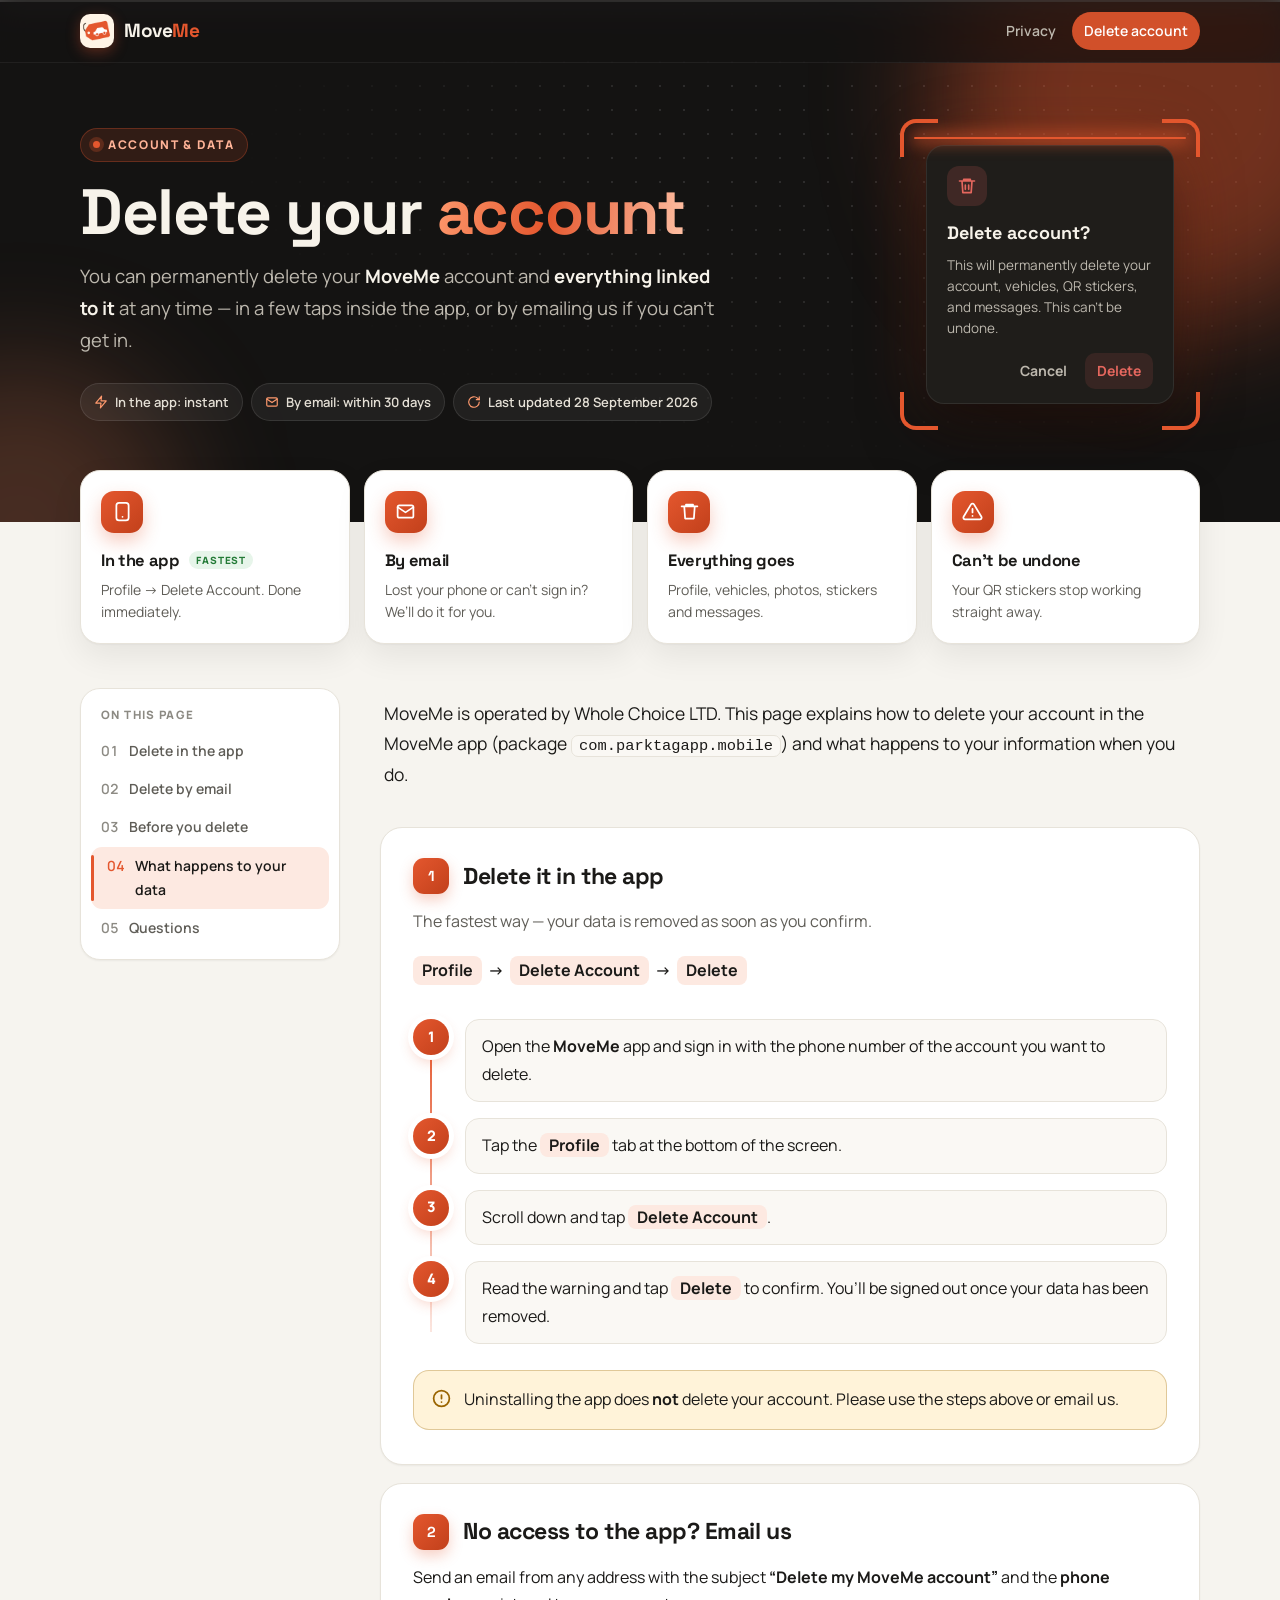
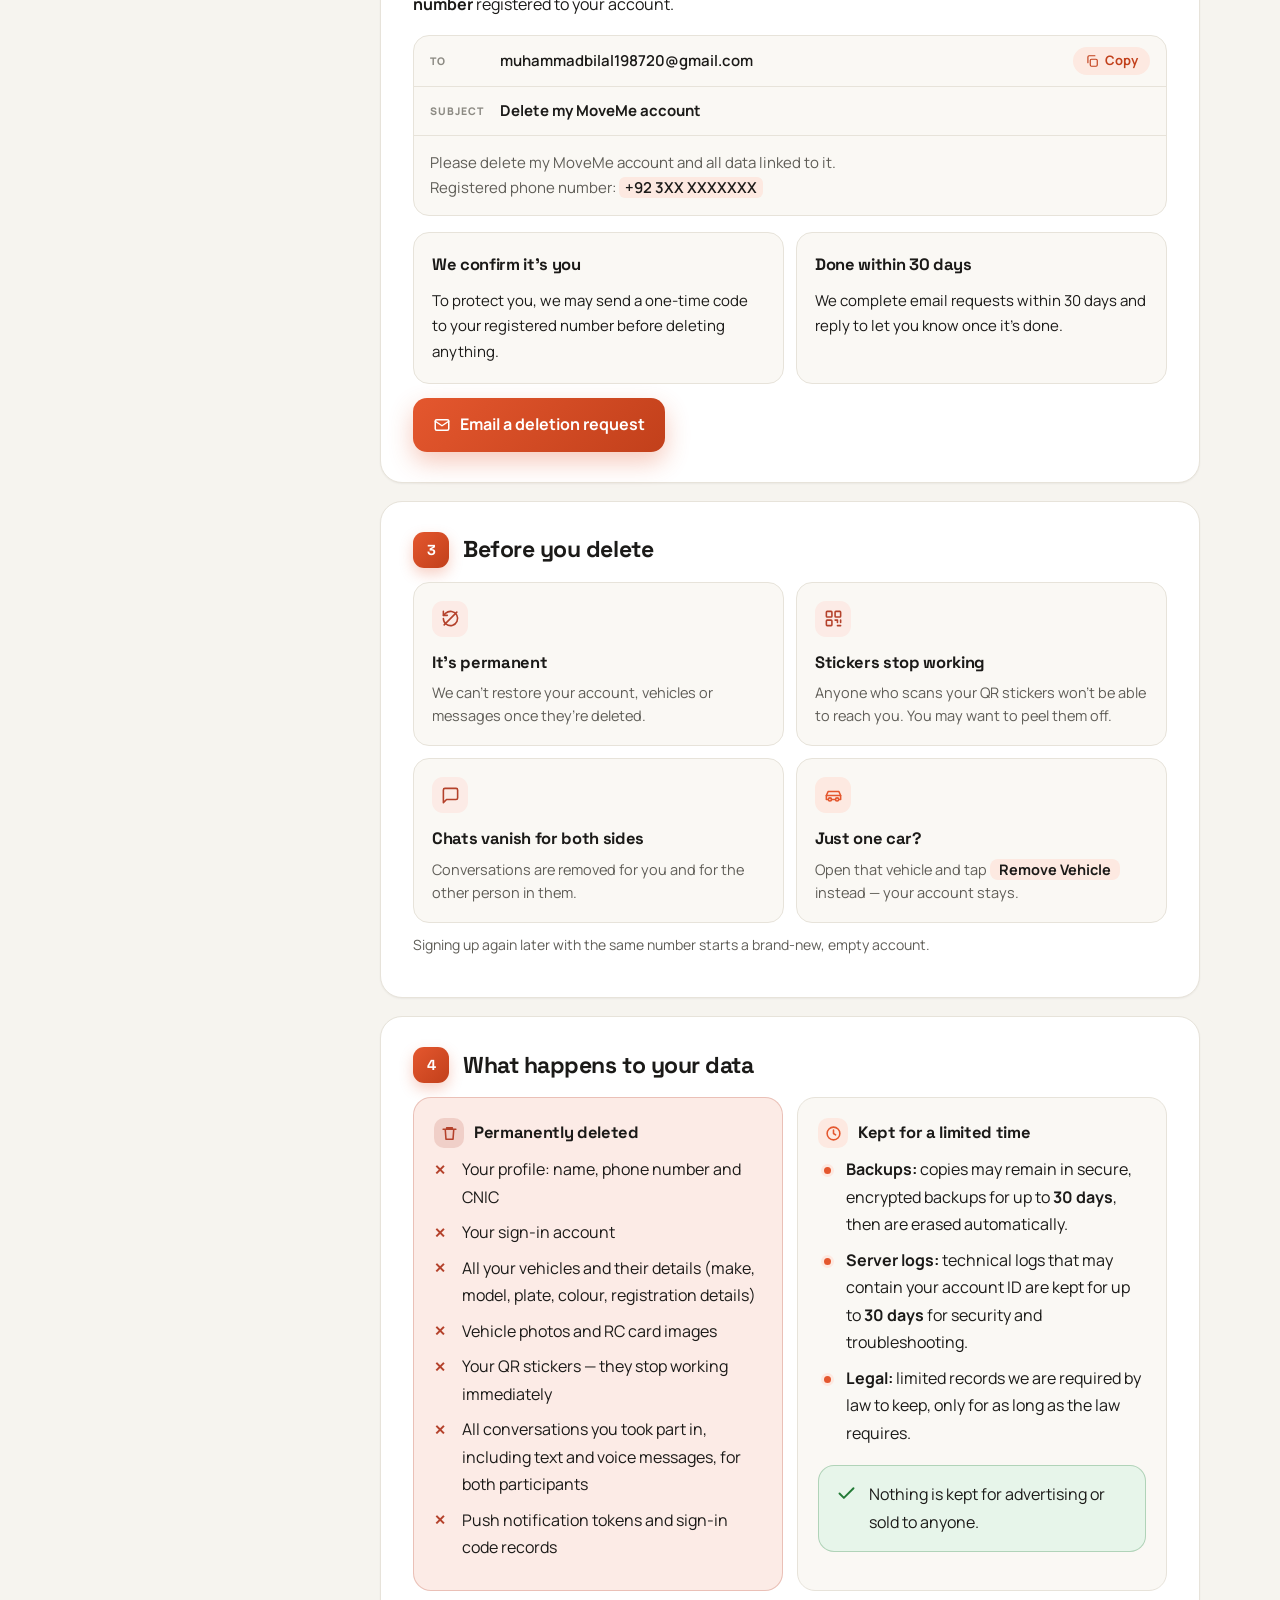
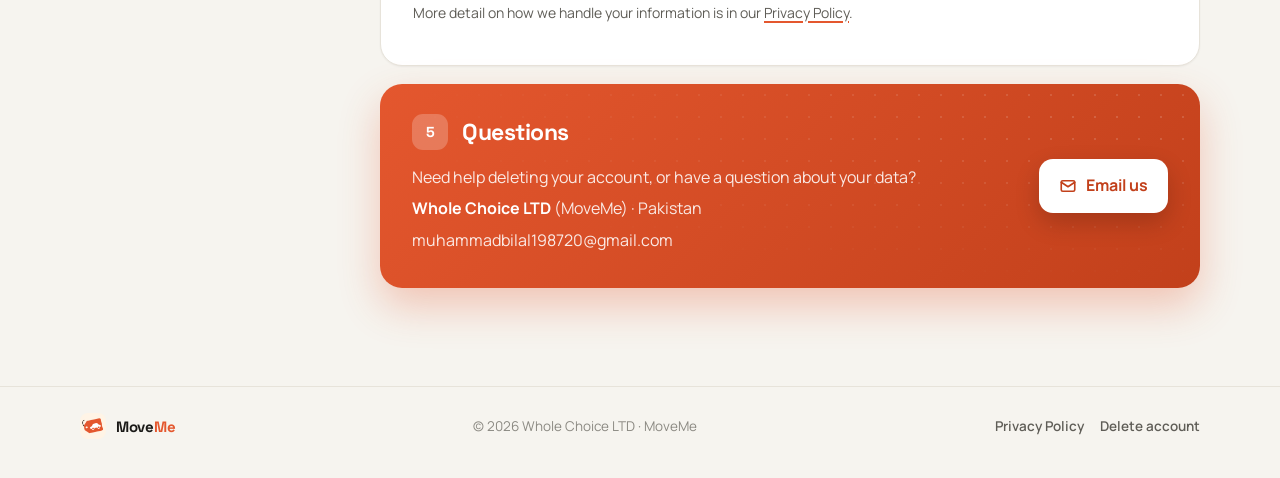
<file: web/delete-account.html>
<!DOCTYPE html>
<html lang="en">
<head>
  <meta charset="utf-8">
  <meta name="viewport" content="width=device-width, initial-scale=1">
  <title>Delete MoveMe Account</title>
  <meta name="description" content="How to delete your MoveMe account, in the app or by email, and exactly what data is deleted or kept.">
  <meta name="theme-color" content="#141312">
  <link rel="icon" href="favicon.png">
  <link rel="apple-touch-icon" href="icons/Icon-192.png">
  <link rel="preconnect" href="https://fonts.googleapis.com">
  <link rel="preconnect" href="https://fonts.gstatic.com" crossorigin>
  <link href="https://fonts.googleapis.com/css2?family=Manrope:wght@400;500;600;700;800&family=Space+Grotesk:wght@500;600;700&display=swap" rel="stylesheet">
  <link rel="stylesheet" href="legal.css">
</head>
<body>

<div class="progress" aria-hidden="true"></div>

<header class="topbar">
  <div class="topbar-inner">
    <a class="brand" href="#top">
      <img src="icons/Icon-192.png" alt="" width="34" height="34">
      <span class="brand-name">Move<b>Me</b></span>
    </a>
    <nav class="topnav" aria-label="Legal pages">
      <a href="privacy-policy.html">Privacy</a>
      <a href="delete-account.html" aria-current="page">Delete account</a>
    </nav>
  </div>
</header>

<section class="hero" id="top">
  <span class="orb one" aria-hidden="true"></span>
  <span class="orb two" aria-hidden="true"></span>
  <div class="hero-inner">
    <div>
      <span class="eyebrow rise">Account &amp; data</span>
      <h1 class="rise d1">Delete your <span class="grad">account</span></h1>
      <p class="lead rise d2">You can permanently delete your <strong>MoveMe</strong> account and <strong>everything linked to it</strong> at any time &mdash; in a few taps inside the app, or by emailing us if you can&rsquo;t get in.</p>
      <div class="meta rise d3">
        <span class="pill"><svg viewBox="0 0 24 24" fill="none" stroke="currentColor" stroke-width="2" stroke-linecap="round" stroke-linejoin="round"><path d="M13 2L3 14h9l-1 8 10-12h-9l1-8z"/></svg>In the app: instant</span>
        <span class="pill"><svg viewBox="0 0 24 24" fill="none" stroke="currentColor" stroke-width="2" stroke-linecap="round" stroke-linejoin="round"><rect x="3" y="5" width="18" height="14" rx="2"/><path d="M3 7l9 6 9-6"/></svg>By email: within 30 days</span>
        <span class="pill"><svg viewBox="0 0 24 24" fill="none" stroke="currentColor" stroke-width="2" stroke-linecap="round"><path d="M21 12a9 9 0 1 1-3-6.7L21 8"/><path d="M21 3v5h-5"/></svg>Last updated 28 September 2026</span>
      </div>
    </div>
    <div class="scan-mark dialog-mark rise d4" aria-hidden="true">
      <div class="dialog">
        <div class="dialog-icon"><svg viewBox="0 0 24 24" fill="none" stroke="currentColor" stroke-width="2" stroke-linecap="round" stroke-linejoin="round"><path d="M3 6h18M8 6V4h8v2M6 6l1 14h10l1-14M10 11v5M14 11v5"/></svg></div>
        <b>Delete account?</b>
        <p>This will permanently delete your account, vehicles, QR stickers, and messages. This can&rsquo;t be undone.</p>
        <div class="dialog-actions"><span>Cancel</span><span class="danger">Delete</span></div>
      </div>
      <span class="corner tl"></span><span class="corner tr"></span>
      <span class="corner bl"></span><span class="corner br"></span>
      <span class="beam"></span>
    </div>
  </div>
</section>

<div class="glance-wrap">
  <div class="glance">
    <a class="reveal" href="#in-app">
      <div class="icon"><svg viewBox="0 0 24 24" fill="none" stroke="currentColor" stroke-width="2" stroke-linecap="round" stroke-linejoin="round"><rect x="5" y="2" width="14" height="20" rx="3"/><path d="M12 18h.01"/></svg></div>
      <h3>In the app <span class="badge">Fastest</span></h3>
      <p>Profile &rarr; Delete Account. Done immediately.</p>
    </a>
    <a class="reveal" href="#email">
      <div class="icon"><svg viewBox="0 0 24 24" fill="none" stroke="currentColor" stroke-width="2" stroke-linecap="round" stroke-linejoin="round"><rect x="3" y="5" width="18" height="14" rx="2"/><path d="M3 7l9 6 9-6"/></svg></div>
      <h3>By email</h3>
      <p>Lost your phone or can&rsquo;t sign in? We&rsquo;ll do it for you.</p>
    </a>
    <a class="reveal" href="#data">
      <div class="icon"><svg viewBox="0 0 24 24" fill="none" stroke="currentColor" stroke-width="2" stroke-linecap="round" stroke-linejoin="round"><path d="M3 6h18M8 6V4h8v2M6 6l1 14h10l1-14"/></svg></div>
      <h3>Everything goes</h3>
      <p>Profile, vehicles, photos, stickers and messages.</p>
    </a>
    <a class="reveal" href="#before">
      <div class="icon"><svg viewBox="0 0 24 24" fill="none" stroke="currentColor" stroke-width="2" stroke-linecap="round" stroke-linejoin="round"><path d="M10.3 3.9L1.8 18a2 2 0 0 0 1.7 3h17a2 2 0 0 0 1.7-3L13.7 3.9a2 2 0 0 0-3.4 0z"/><path d="M12 9v4M12 17h.01"/></svg></div>
      <h3>Can&rsquo;t be undone</h3>
      <p>Your QR stickers stop working straight away.</p>
    </a>
  </div>
</div>

<div class="layout">
  <nav class="toc" aria-label="Contents">
    <p>On this page</p>
    <ol>
      <li><a href="#in-app">Delete in the app</a></li>
      <li><a href="#email">Delete by email</a></li>
      <li><a href="#before">Before you delete</a></li>
      <li><a href="#data">What happens to your data</a></li>
      <li><a href="#contact">Questions</a></li>
    </ol>
  </nav>

  <main class="content">
    <section class="intro reveal">
      <p>MoveMe is operated by Whole Choice LTD. This page explains how to delete your account in the MoveMe app (package <code>com.parktagapp.mobile</code>) and what happens to your information when you do.</p>
    </section>

    <section id="in-app" class="reveal">
      <h2><span class="num">1</span>Delete it in the app</h2>
      <p class="muted">The fastest way &mdash; your data is removed as soon as you confirm.</p>
      <p class="path"><span>Profile</span>&rarr;<span>Delete Account</span>&rarr;<span>Delete</span></p>
      <ol class="timeline">
        <li><div>Open the <strong>MoveMe</strong> app and sign in with the phone number of the account you want to delete.</div></li>
        <li><div>Tap the <span class="tag">Profile</span> tab at the bottom of the screen.</div></li>
        <li><div>Scroll down and tap <span class="tag">Delete Account</span>.</div></li>
        <li><div>Read the warning and tap <span class="tag">Delete</span> to confirm. You&rsquo;ll be signed out once your data has been removed.</div></li>
      </ol>
      <div class="callout amber">
        <svg viewBox="0 0 24 24" fill="none" stroke="currentColor" stroke-width="2" stroke-linecap="round" stroke-linejoin="round"><circle cx="12" cy="12" r="9"/><path d="M12 8v4M12 16h.01"/></svg>
        <p>Uninstalling the app does <strong>not</strong> delete your account. Please use the steps above or email us.</p>
      </div>
    </section>

    <section id="email" class="reveal">
      <h2><span class="num">2</span>No access to the app? Email us</h2>
      <p>Send an email from any address with the subject <strong>&ldquo;Delete my MoveMe account&rdquo;</strong> and the <strong>phone number</strong> registered to your account.</p>

      <div class="mail-mock">
        <div class="mail-row">
          <span class="label">To</span>
          <span class="mail-value">muhammadbilal198720@gmail.com</span>
          <button class="copy" type="button" data-copy="muhammadbilal198720@gmail.com" aria-label="Copy email address">
            <svg viewBox="0 0 24 24" fill="none" stroke="currentColor" stroke-width="2" stroke-linecap="round" stroke-linejoin="round"><rect x="9" y="9" width="12" height="12" rx="2"/><path d="M5 15V5a2 2 0 0 1 2-2h10"/></svg>
            <span>Copy</span>
          </button>
        </div>
        <div class="mail-row">
          <span class="label">Subject</span>
          <span class="mail-value"><b>Delete my MoveMe account</b></span>
        </div>
        <div class="mail-body">
          Please delete my MoveMe account and all data linked to it.<br>
          Registered phone number: <span class="blank">+92 3XX XXXXXXX</span>
        </div>
      </div>

      <div class="steps-grid">
        <div class="step-card">
          <h3>We confirm it&rsquo;s you</h3>
          <p>To protect you, we may send a one-time code to your registered number before deleting anything.</p>
        </div>
        <div class="step-card">
          <h3>Done within 30 days</h3>
          <p>We complete email requests within 30 days and reply to let you know once it&rsquo;s done.</p>
        </div>
      </div>

      <a class="btn" href="mailto:muhammadbilal198720@gmail.com?subject=Delete%20my%20MoveMe%20account&amp;body=Please%20delete%20my%20MoveMe%20account%20and%20all%20data%20linked%20to%20it.%0ARegistered%20phone%20number%3A%20">
        <svg viewBox="0 0 24 24" fill="none" stroke="currentColor" stroke-width="2" stroke-linecap="round" stroke-linejoin="round"><rect x="3" y="5" width="18" height="14" rx="2"/><path d="M3 7l9 6 9-6"/></svg>
        Email a deletion request
      </a>
    </section>

    <section id="before" class="reveal">
      <h2><span class="num">3</span>Before you delete</h2>
      <div class="consider">
        <div>
          <span class="icon warn"><svg viewBox="0 0 24 24" fill="none" stroke="currentColor" stroke-width="2" stroke-linecap="round" stroke-linejoin="round"><path d="M3 12a9 9 0 1 0 3-6.7L3 8"/><path d="M3 3v5h5"/><path d="M4 20L20 4"/></svg></span>
          <h3>It&rsquo;s permanent</h3>
          <p>We can&rsquo;t restore your account, vehicles or messages once they&rsquo;re deleted.</p>
        </div>
        <div>
          <span class="icon warn"><svg viewBox="0 0 24 24" fill="none" stroke="currentColor" stroke-width="2" stroke-linecap="round" stroke-linejoin="round"><rect x="3" y="3" width="7" height="7" rx="1"/><rect x="14" y="3" width="7" height="7" rx="1"/><rect x="3" y="14" width="7" height="7" rx="1"/><path d="M14 14h3v3M21 21h-4M21 14v3"/></svg></span>
          <h3>Stickers stop working</h3>
          <p>Anyone who scans your QR stickers won&rsquo;t be able to reach you. You may want to peel them off.</p>
        </div>
        <div>
          <span class="icon warn"><svg viewBox="0 0 24 24" fill="none" stroke="currentColor" stroke-width="2" stroke-linecap="round" stroke-linejoin="round"><path d="M21 15a2 2 0 0 1-2 2H7l-4 4V5a2 2 0 0 1 2-2h14a2 2 0 0 1 2 2z"/></svg></span>
          <h3>Chats vanish for both sides</h3>
          <p>Conversations are removed for you and for the other person in them.</p>
        </div>
        <div>
          <span class="icon"><svg viewBox="0 0 24 24" fill="none" stroke="currentColor" stroke-width="2" stroke-linecap="round" stroke-linejoin="round"><path d="M5 17H3v-5l2.2-5h13.6L21 12v5h-2"/><path d="M3 12h18"/><circle cx="7.5" cy="17" r="2"/><circle cx="16.5" cy="17" r="2"/><path d="M9.5 17h5"/></svg></span>
          <h3>Just one car?</h3>
          <p>Open that vehicle and tap <span class="tag">Remove Vehicle</span> instead &mdash; your account stays.</p>
        </div>
      </div>
      <p class="note">Signing up again later with the same number starts a brand-new, empty account.</p>
    </section>

    <section id="data" class="reveal">
      <h2><span class="num">4</span>What happens to your data</h2>
      <div class="data-grid">
        <div class="data-card del">
          <h3><span class="dot"><svg viewBox="0 0 24 24" fill="none" stroke="currentColor" stroke-width="2.2" stroke-linecap="round" stroke-linejoin="round"><path d="M3 6h18M8 6V4h8v2M6 6l1 14h10l1-14"/></svg></span>Permanently deleted</h3>
          <ul class="del">
            <li>Your profile: name, phone number and CNIC</li>
            <li>Your sign-in account</li>
            <li>All your vehicles and their details (make, model, plate, colour, registration details)</li>
            <li>Vehicle photos and RC card images</li>
            <li>Your QR stickers &mdash; they stop working immediately</li>
            <li>All conversations you took part in, including text and voice messages, for both participants</li>
            <li>Push notification tokens and sign-in code records</li>
          </ul>
        </div>
        <div class="data-card keep">
          <h3><span class="dot"><svg viewBox="0 0 24 24" fill="none" stroke="currentColor" stroke-width="2.2" stroke-linecap="round" stroke-linejoin="round"><circle cx="12" cy="12" r="9"/><path d="M12 7v5l3 2"/></svg></span>Kept for a limited time</h3>
          <ul class="keep">
            <li><strong>Backups:</strong> copies may remain in secure, encrypted backups for up to <strong>30 days</strong>, then are erased automatically.</li>
            <li><strong>Server logs:</strong> technical logs that may contain your account ID are kept for up to <strong>30 days</strong> for security and troubleshooting.</li>
            <li><strong>Legal:</strong> limited records we are required by law to keep, only for as long as the law requires.</li>
          </ul>
          <div class="callout">
            <svg viewBox="0 0 24 24" fill="none" stroke="currentColor" stroke-width="2.2" stroke-linecap="round" stroke-linejoin="round"><path d="M20 6L9 17l-5-5"/></svg>
            <p>Nothing is kept for advertising or sold to anyone.</p>
          </div>
        </div>
      </div>
      <p class="note">More detail on how we handle your information is in our <a href="privacy-policy.html#retention">Privacy Policy</a>.</p>
    </section>

    <section id="contact" class="contact reveal">
      <div>
        <h2><span class="num">5</span>Questions</h2>
        <p>Need help deleting your account, or have a question about your data?</p>
        <p><span class="company">Whole Choice LTD</span> (MoveMe) &middot; Pakistan</p>
        <p>muhammadbilal198720@gmail.com</p>
      </div>
      <a class="btn light" href="mailto:muhammadbilal198720@gmail.com?subject=MoveMe%20account%20question">
        <svg viewBox="0 0 24 24" fill="none" stroke="currentColor" stroke-width="2.2" stroke-linecap="round" stroke-linejoin="round"><rect x="3" y="5" width="18" height="14" rx="2"/><path d="M3 7l9 6 9-6"/></svg>
        Email us
      </a>
    </section>
  </main>
</div>

<footer>
  <div class="footer-inner">
    <a class="brand" href="#top">
      <img src="icons/Icon-192.png" alt="" width="26" height="26">
      <span class="brand-name">Move<b>Me</b></span>
    </a>
    <span>&copy; 2026 Whole Choice LTD &middot; MoveMe</span>
    <nav class="footer-links" aria-label="Footer">
      <a href="privacy-policy.html">Privacy Policy</a>
      <a href="delete-account.html">Delete account</a>
    </nav>
  </div>
</footer>

<button class="to-top" type="button" aria-label="Back to top">
  <svg viewBox="0 0 24 24" fill="none" stroke="currentColor" stroke-width="2.4" stroke-linecap="round" stroke-linejoin="round"><path d="M12 19V5M5 12l7-7 7 7"/></svg>
</button>

<script src="legal.js" defer></script>
</body>
</html>
</file>
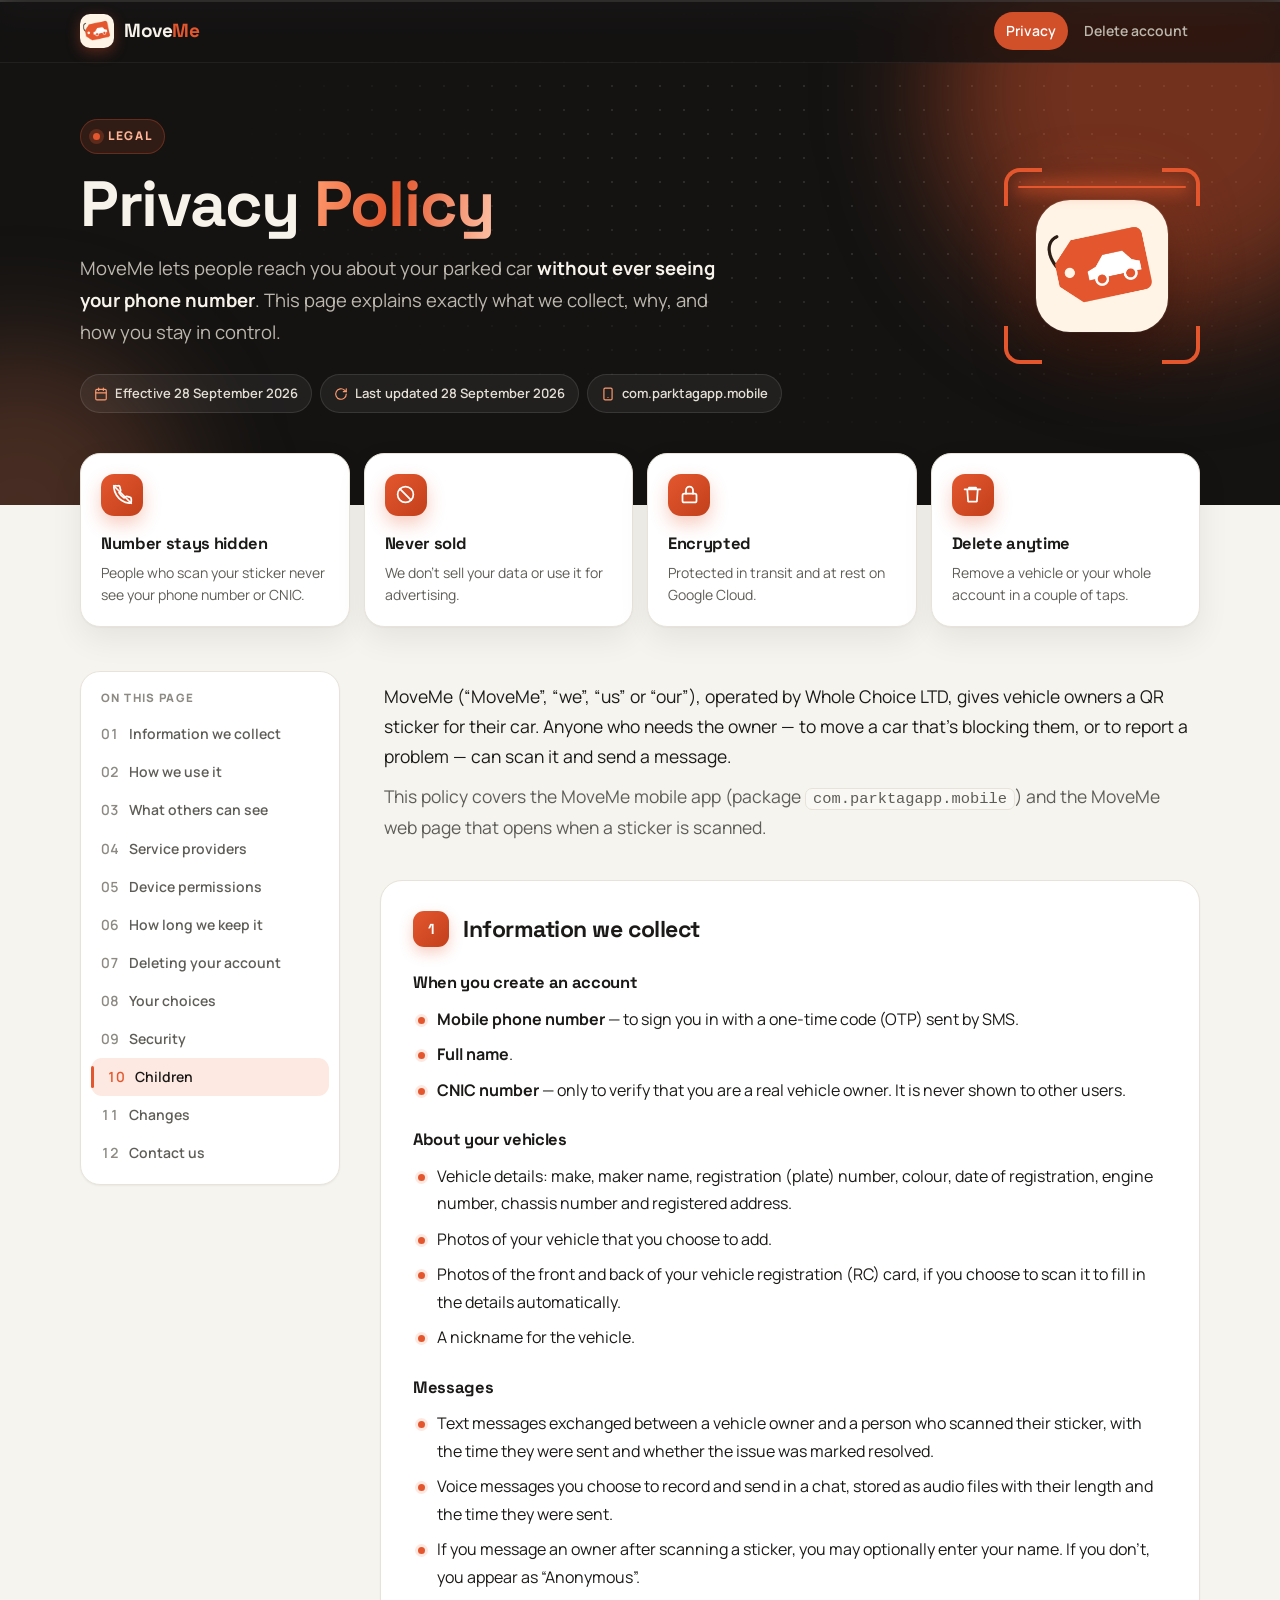
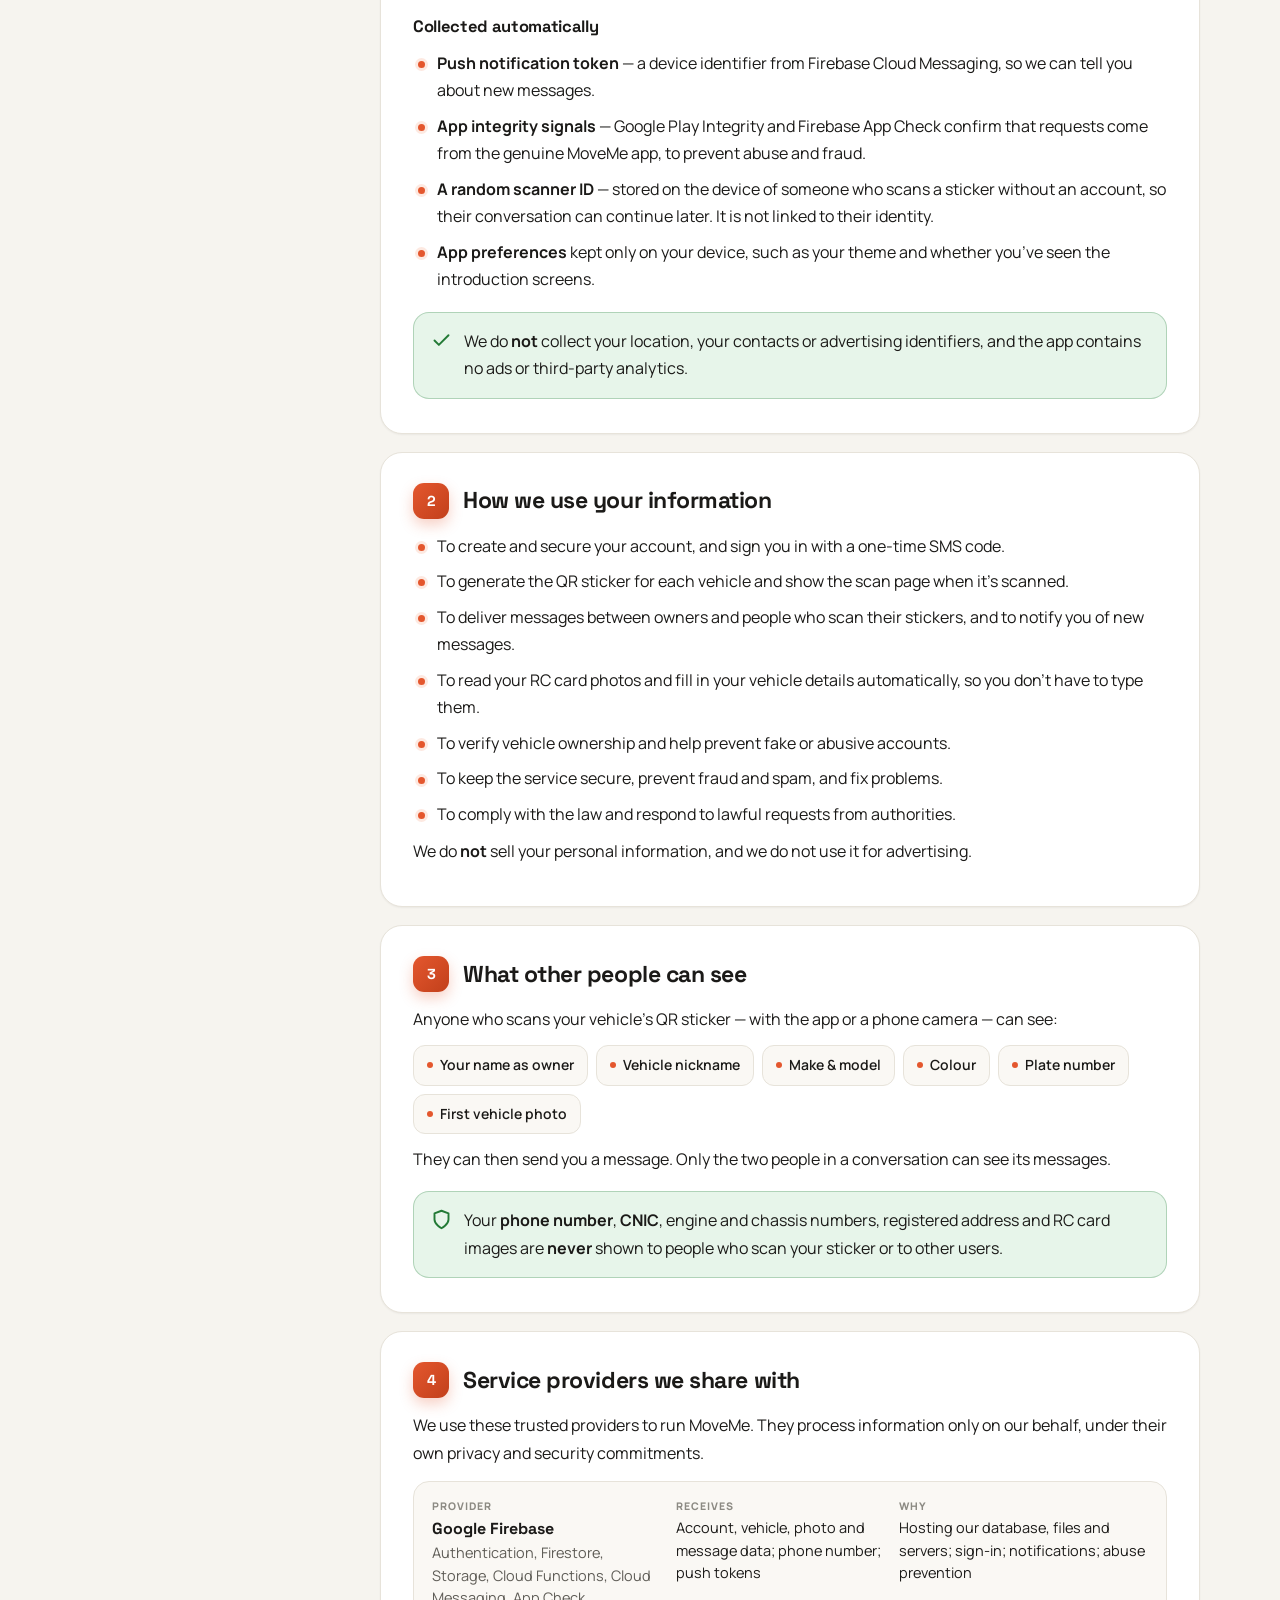
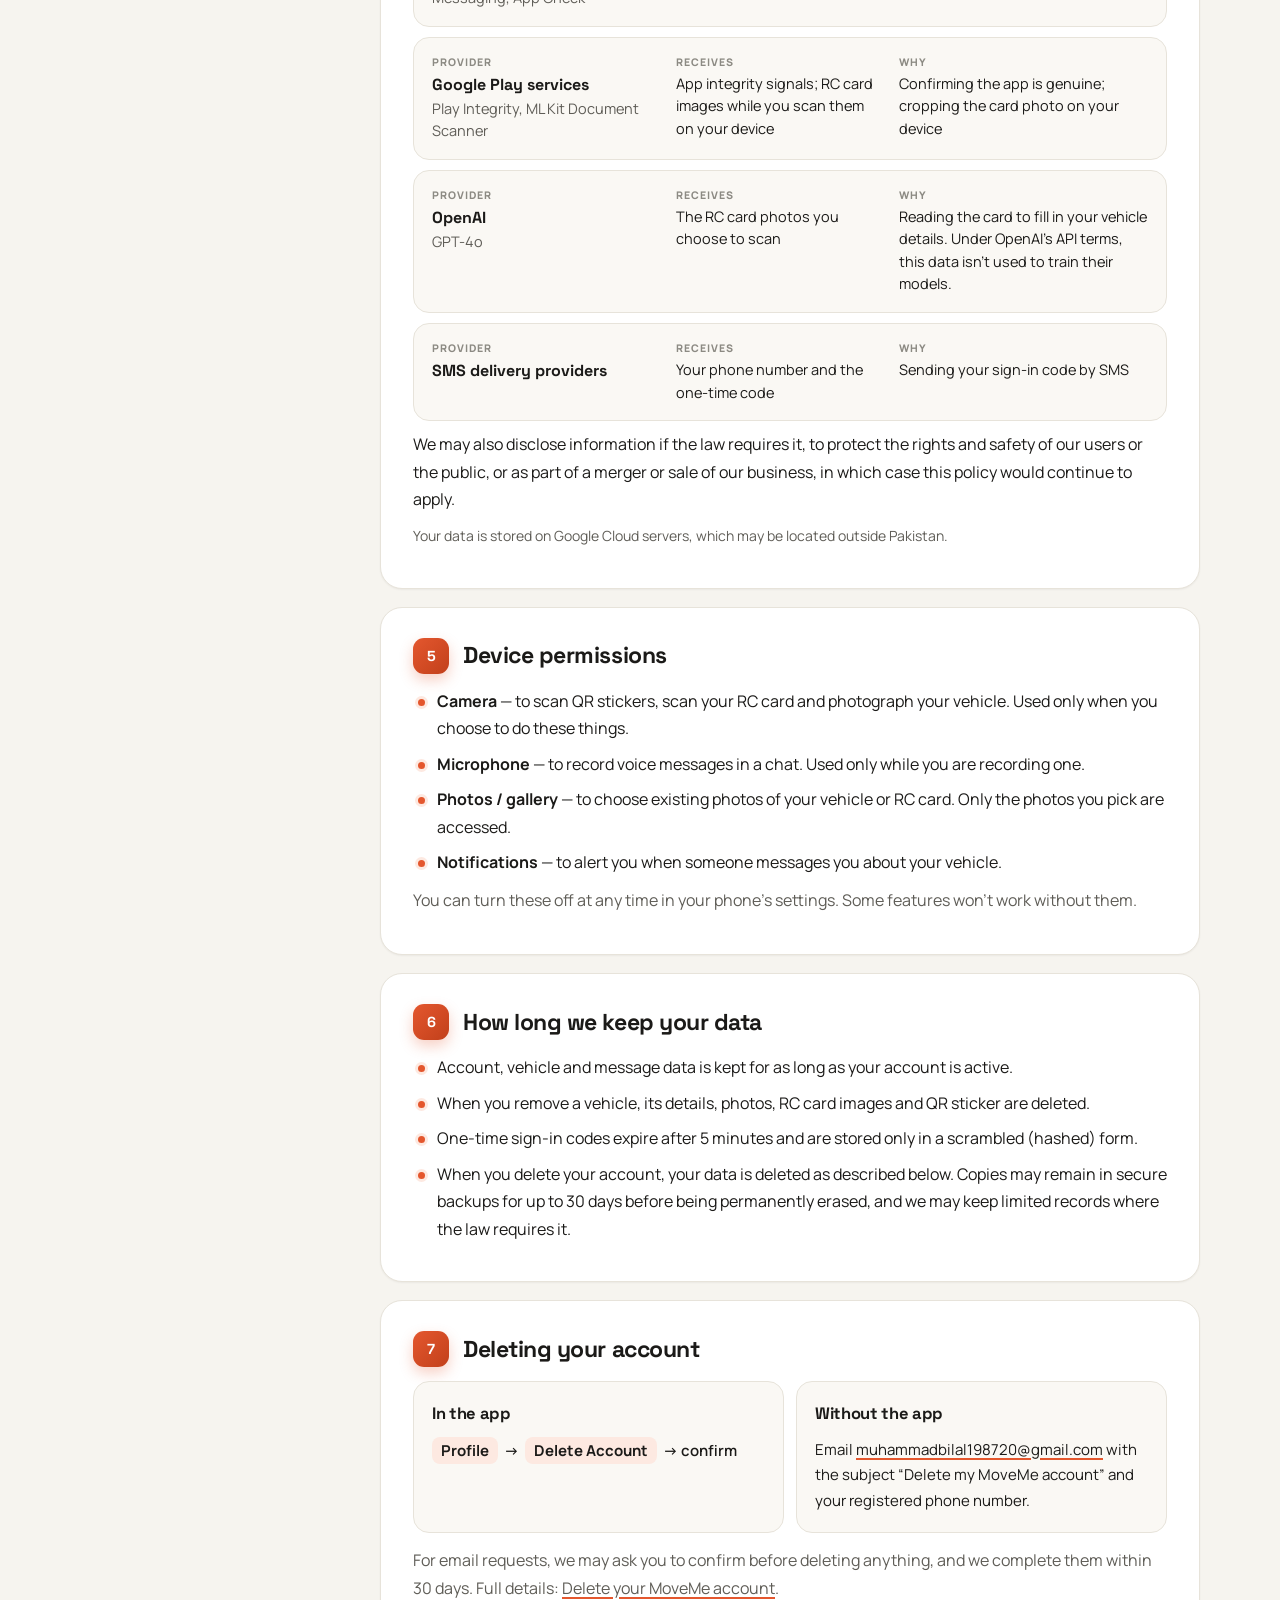
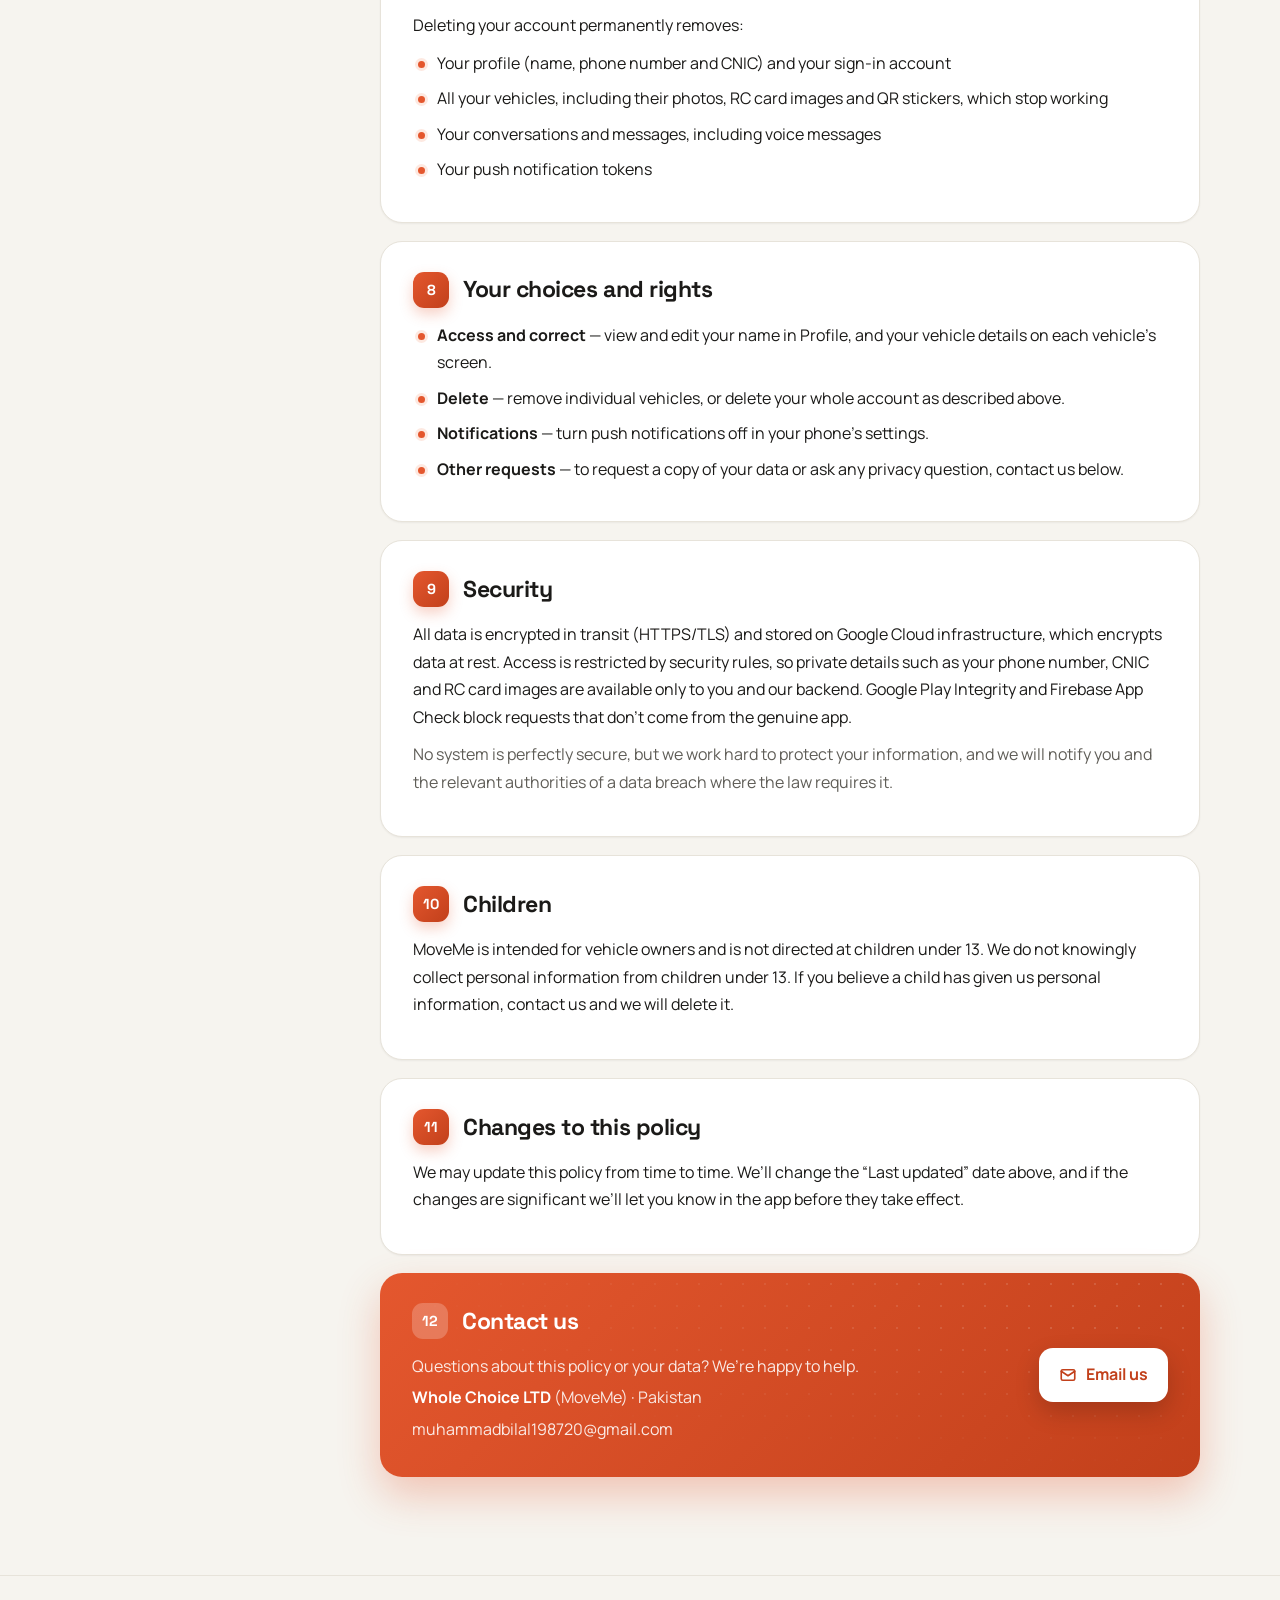
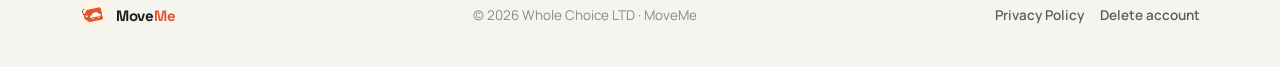
<file: web/privacy-policy.html>
<!DOCTYPE html>
<html lang="en">
<head>
  <meta charset="utf-8">
  <meta name="viewport" content="width=device-width, initial-scale=1">
  <title>MoveMe Privacy Policy</title>
  <meta name="description" content="How the MoveMe app collects, uses, shares and protects your information.">
  <meta name="theme-color" content="#141312">
  <link rel="icon" href="favicon.png">
  <link rel="apple-touch-icon" href="icons/Icon-192.png">
  <link rel="preconnect" href="https://fonts.googleapis.com">
  <link rel="preconnect" href="https://fonts.gstatic.com" crossorigin>
  <link href="https://fonts.googleapis.com/css2?family=Manrope:wght@400;500;600;700;800&family=Space+Grotesk:wght@500;600;700&display=swap" rel="stylesheet">
  <link rel="stylesheet" href="legal.css">
</head>
<body>

<div class="progress" aria-hidden="true"></div>

<header class="topbar">
  <div class="topbar-inner">
    <a class="brand" href="#top">
      <img src="icons/Icon-192.png" alt="" width="34" height="34">
      <span class="brand-name">Move<b>Me</b></span>
    </a>
    <nav class="topnav" aria-label="Legal pages">
      <a href="privacy-policy.html" aria-current="page">Privacy</a>
      <a href="delete-account.html">Delete account</a>
    </nav>
  </div>
</header>

<section class="hero" id="top">
  <span class="orb one" aria-hidden="true"></span>
  <span class="orb two" aria-hidden="true"></span>
  <div class="hero-inner">
    <div>
      <span class="eyebrow rise">Legal</span>
      <h1 class="rise d1">Privacy <span class="grad">Policy</span></h1>
      <p class="lead rise d2">MoveMe lets people reach you about your parked car <strong>without ever seeing your phone number</strong>. This page explains exactly what we collect, why, and how you stay in control.</p>
      <div class="meta rise d3">
        <span class="pill"><svg viewBox="0 0 24 24" fill="none" stroke="currentColor" stroke-width="2" stroke-linecap="round"><rect x="3" y="4" width="18" height="18" rx="2"/><path d="M16 2v4M8 2v4M3 10h18"/></svg>Effective 28 September 2026</span>
        <span class="pill"><svg viewBox="0 0 24 24" fill="none" stroke="currentColor" stroke-width="2" stroke-linecap="round"><path d="M21 12a9 9 0 1 1-3-6.7L21 8"/><path d="M21 3v5h-5"/></svg>Last updated 28 September 2026</span>
        <span class="pill"><svg viewBox="0 0 24 24" fill="none" stroke="currentColor" stroke-width="2" stroke-linecap="round"><rect x="5" y="2" width="14" height="20" rx="2"/><path d="M12 18h.01"/></svg>com.parktagapp.mobile</span>
      </div>
    </div>
    <div class="scan-mark rise d4" aria-hidden="true">
      <img src="icons/Icon-512.png" alt="">
      <span class="corner tl"></span><span class="corner tr"></span>
      <span class="corner bl"></span><span class="corner br"></span>
      <span class="beam"></span>
    </div>
  </div>
</section>

<div class="glance-wrap">
  <div class="glance">
    <div class="reveal">
      <div class="icon"><svg viewBox="0 0 24 24" fill="none" stroke="currentColor" stroke-width="2" stroke-linecap="round" stroke-linejoin="round"><path d="M22 16.9v3a2 2 0 0 1-2.2 2 19.8 19.8 0 0 1-8.6-3.1 19.5 19.5 0 0 1-6-6A19.8 19.8 0 0 1 2.1 4.2 2 2 0 0 1 4.1 2h3a2 2 0 0 1 2 1.7c.1 1 .4 1.9.7 2.8a2 2 0 0 1-.5 2.1L8 9.9a16 16 0 0 0 6 6l1.3-1.3a2 2 0 0 1 2.1-.4c.9.3 1.8.6 2.8.7a2 2 0 0 1 1.7 2z"/><path d="M2 2l20 20"/></svg></div>
      <h3>Number stays hidden</h3>
      <p>People who scan your sticker never see your phone number or CNIC.</p>
    </div>
    <div class="reveal">
      <div class="icon"><svg viewBox="0 0 24 24" fill="none" stroke="currentColor" stroke-width="2" stroke-linecap="round" stroke-linejoin="round"><circle cx="12" cy="12" r="9"/><path d="M5.6 5.6l12.8 12.8"/></svg></div>
      <h3>Never sold</h3>
      <p>We don&rsquo;t sell your data or use it for advertising.</p>
    </div>
    <div class="reveal">
      <div class="icon"><svg viewBox="0 0 24 24" fill="none" stroke="currentColor" stroke-width="2" stroke-linecap="round" stroke-linejoin="round"><rect x="4" y="11" width="16" height="10" rx="2"/><path d="M8 11V7a4 4 0 0 1 8 0v4"/></svg></div>
      <h3>Encrypted</h3>
      <p>Protected in transit and at rest on Google Cloud.</p>
    </div>
    <div class="reveal">
      <div class="icon"><svg viewBox="0 0 24 24" fill="none" stroke="currentColor" stroke-width="2" stroke-linecap="round" stroke-linejoin="round"><path d="M3 6h18M8 6V4h8v2M6 6l1 14h10l1-14"/></svg></div>
      <h3>Delete anytime</h3>
      <p>Remove a vehicle or your whole account in a couple of taps.</p>
    </div>
  </div>
</div>

<div class="layout">
  <nav class="toc" aria-label="Contents">
    <p>On this page</p>
    <ol>
      <li><a href="#collect">Information we collect</a></li>
      <li><a href="#use">How we use it</a></li>
      <li><a href="#visible">What others can see</a></li>
      <li><a href="#share">Service providers</a></li>
      <li><a href="#permissions">Device permissions</a></li>
      <li><a href="#retention">How long we keep it</a></li>
      <li><a href="#delete-account">Deleting your account</a></li>
      <li><a href="#rights">Your choices</a></li>
      <li><a href="#security">Security</a></li>
      <li><a href="#children">Children</a></li>
      <li><a href="#changes">Changes</a></li>
      <li><a href="#contact">Contact us</a></li>
    </ol>
  </nav>

  <main class="content">
    <section class="intro reveal">
      <p>MoveMe (&ldquo;MoveMe&rdquo;, &ldquo;we&rdquo;, &ldquo;us&rdquo; or &ldquo;our&rdquo;), operated by Whole Choice LTD, gives vehicle owners a QR sticker for their car. Anyone who needs the owner &mdash; to move a car that&rsquo;s blocking them, or to report a problem &mdash; can scan it and send a message.</p>
      <p class="muted">This policy covers the MoveMe mobile app (package <code>com.parktagapp.mobile</code>) and the MoveMe web page that opens when a sticker is scanned.</p>
    </section>

    <section id="collect" class="reveal">
      <h2><span class="num">1</span>Information we collect</h2>

      <h3>When you create an account</h3>
      <ul>
        <li><strong>Mobile phone number</strong> &mdash; to sign you in with a one-time code (OTP) sent by SMS.</li>
        <li><strong>Full name</strong>.</li>
        <li><strong>CNIC number</strong> &mdash; only to verify that you are a real vehicle owner. It is never shown to other users.</li>
      </ul>

      <h3>About your vehicles</h3>
      <ul>
        <li>Vehicle details: make, maker name, registration (plate) number, colour, date of registration, engine number, chassis number and registered address.</li>
        <li>Photos of your vehicle that you choose to add.</li>
        <li>Photos of the front and back of your vehicle registration (RC) card, if you choose to scan it to fill in the details automatically.</li>
        <li>A nickname for the vehicle.</li>
      </ul>

      <h3>Messages</h3>
      <ul>
        <li>Text messages exchanged between a vehicle owner and a person who scanned their sticker, with the time they were sent and whether the issue was marked resolved.</li>
        <li>Voice messages you choose to record and send in a chat, stored as audio files with their length and the time they were sent.</li>
        <li>If you message an owner after scanning a sticker, you may optionally enter your name. If you don&rsquo;t, you appear as &ldquo;Anonymous&rdquo;.</li>
      </ul>

      <h3>Collected automatically</h3>
      <ul>
        <li><strong>Push notification token</strong> &mdash; a device identifier from Firebase Cloud Messaging, so we can tell you about new messages.</li>
        <li><strong>App integrity signals</strong> &mdash; Google Play Integrity and Firebase App Check confirm that requests come from the genuine MoveMe app, to prevent abuse and fraud.</li>
        <li><strong>A random scanner ID</strong> &mdash; stored on the device of someone who scans a sticker without an account, so their conversation can continue later. It is not linked to their identity.</li>
        <li><strong>App preferences</strong> kept only on your device, such as your theme and whether you&rsquo;ve seen the introduction screens.</li>
      </ul>

      <div class="callout">
        <svg viewBox="0 0 24 24" fill="none" stroke="currentColor" stroke-width="2.2" stroke-linecap="round" stroke-linejoin="round"><path d="M20 6L9 17l-5-5"/></svg>
        <p>We do <strong>not</strong> collect your location, your contacts or advertising identifiers, and the app contains no ads or third-party analytics.</p>
      </div>
    </section>

    <section id="use" class="reveal">
      <h2><span class="num">2</span>How we use your information</h2>
      <ul>
        <li>To create and secure your account, and sign you in with a one-time SMS code.</li>
        <li>To generate the QR sticker for each vehicle and show the scan page when it&rsquo;s scanned.</li>
        <li>To deliver messages between owners and people who scan their stickers, and to notify you of new messages.</li>
        <li>To read your RC card photos and fill in your vehicle details automatically, so you don&rsquo;t have to type them.</li>
        <li>To verify vehicle ownership and help prevent fake or abusive accounts.</li>
        <li>To keep the service secure, prevent fraud and spam, and fix problems.</li>
        <li>To comply with the law and respond to lawful requests from authorities.</li>
      </ul>
      <p>We do <strong>not</strong> sell your personal information, and we do not use it for advertising.</p>
    </section>

    <section id="visible" class="reveal">
      <h2><span class="num">3</span>What other people can see</h2>
      <p>Anyone who scans your vehicle&rsquo;s QR sticker &mdash; with the app or a phone camera &mdash; can see:</p>
      <div class="chips">
        <span class="chip">Your name as owner</span>
        <span class="chip">Vehicle nickname</span>
        <span class="chip">Make &amp; model</span>
        <span class="chip">Colour</span>
        <span class="chip">Plate number</span>
        <span class="chip">First vehicle photo</span>
      </div>
      <p>They can then send you a message. Only the two people in a conversation can see its messages.</p>
      <div class="callout">
        <svg viewBox="0 0 24 24" fill="none" stroke="currentColor" stroke-width="2.2" stroke-linecap="round" stroke-linejoin="round"><path d="M12 22s8-4 8-10V5l-8-3-8 3v7c0 6 8 10 8 10z"/></svg>
        <p>Your <strong>phone number</strong>, <strong>CNIC</strong>, engine and chassis numbers, registered address and RC card images are <strong>never</strong> shown to people who scan your sticker or to other users.</p>
      </div>
    </section>

    <section id="share" class="reveal">
      <h2><span class="num">4</span>Service providers we share with</h2>
      <p>We use these trusted providers to run MoveMe. They process information only on our behalf, under their own privacy and security commitments.</p>
      <div class="providers">
        <div class="provider">
          <div><span class="label">Provider</span><b>Google Firebase</b><br><span class="muted">Authentication, Firestore, Storage, Cloud Functions, Cloud Messaging, App Check</span></div>
          <div><span class="label">Receives</span>Account, vehicle, photo and message data; phone number; push tokens</div>
          <div><span class="label">Why</span>Hosting our database, files and servers; sign-in; notifications; abuse prevention</div>
        </div>
        <div class="provider">
          <div><span class="label">Provider</span><b>Google Play services</b><br><span class="muted">Play Integrity, ML Kit Document Scanner</span></div>
          <div><span class="label">Receives</span>App integrity signals; RC card images while you scan them on your device</div>
          <div><span class="label">Why</span>Confirming the app is genuine; cropping the card photo on your device</div>
        </div>
        <div class="provider">
          <div><span class="label">Provider</span><b>OpenAI</b><br><span class="muted">GPT-4o</span></div>
          <div><span class="label">Receives</span>The RC card photos you choose to scan</div>
          <div><span class="label">Why</span>Reading the card to fill in your vehicle details. Under OpenAI&rsquo;s API terms, this data isn&rsquo;t used to train their models.</div>
        </div>
        <div class="provider">
          <div><span class="label">Provider</span><b>SMS delivery providers</b></div>
          <div><span class="label">Receives</span>Your phone number and the one-time code</div>
          <div><span class="label">Why</span>Sending your sign-in code by SMS</div>
        </div>
      </div>
      <p>We may also disclose information if the law requires it, to protect the rights and safety of our users or the public, or as part of a merger or sale of our business, in which case this policy would continue to apply.</p>
      <p class="note">Your data is stored on Google Cloud servers, which may be located outside Pakistan.</p>
    </section>

    <section id="permissions" class="reveal">
      <h2><span class="num">5</span>Device permissions</h2>
      <ul>
        <li><strong>Camera</strong> &mdash; to scan QR stickers, scan your RC card and photograph your vehicle. Used only when you choose to do these things.</li>
        <li><strong>Microphone</strong> &mdash; to record voice messages in a chat. Used only while you are recording one.</li>
        <li><strong>Photos / gallery</strong> &mdash; to choose existing photos of your vehicle or RC card. Only the photos you pick are accessed.</li>
        <li><strong>Notifications</strong> &mdash; to alert you when someone messages you about your vehicle.</li>
      </ul>
      <p class="muted">You can turn these off at any time in your phone&rsquo;s settings. Some features won&rsquo;t work without them.</p>
    </section>

    <section id="retention" class="reveal">
      <h2><span class="num">6</span>How long we keep your data</h2>
      <ul>
        <li>Account, vehicle and message data is kept for as long as your account is active.</li>
        <li>When you remove a vehicle, its details, photos, RC card images and QR sticker are deleted.</li>
        <li>One-time sign-in codes expire after 5 minutes and are stored only in a scrambled (hashed) form.</li>
        <li>When you delete your account, your data is deleted as described below. Copies may remain in secure backups for up to 30 days before being permanently erased, and we may keep limited records where the law requires it.</li>
      </ul>
    </section>

    <section id="delete-account" class="reveal">
      <h2><span class="num">7</span>Deleting your account</h2>
      <div class="steps-grid">
        <div class="step-card">
          <h3>In the app</h3>
          <p class="path"><span>Profile</span>&rarr;<span>Delete Account</span>&rarr; confirm</p>
        </div>
        <div class="step-card">
          <h3>Without the app</h3>
          <p>Email <a href="mailto:muhammadbilal198720@gmail.com?subject=Delete%20my%20MoveMe%20account">muhammadbilal198720@gmail.com</a> with the subject &ldquo;Delete my MoveMe account&rdquo; and your registered phone number.</p>
        </div>
      </div>
      <p class="muted">For email requests, we may ask you to confirm before deleting anything, and we complete them within 30 days. Full details: <a href="delete-account.html">Delete your MoveMe account</a>.</p>
      <p>Deleting your account permanently removes:</p>
      <ul>
        <li>Your profile (name, phone number and CNIC) and your sign-in account</li>
        <li>All your vehicles, including their photos, RC card images and QR stickers, which stop working</li>
        <li>Your conversations and messages, including voice messages</li>
        <li>Your push notification tokens</li>
      </ul>
    </section>

    <section id="rights" class="reveal">
      <h2><span class="num">8</span>Your choices and rights</h2>
      <ul>
        <li><strong>Access and correct</strong> &mdash; view and edit your name in Profile, and your vehicle details on each vehicle&rsquo;s screen.</li>
        <li><strong>Delete</strong> &mdash; remove individual vehicles, or delete your whole account as described above.</li>
        <li><strong>Notifications</strong> &mdash; turn push notifications off in your phone&rsquo;s settings.</li>
        <li><strong>Other requests</strong> &mdash; to request a copy of your data or ask any privacy question, contact us below.</li>
      </ul>
    </section>

    <section id="security" class="reveal">
      <h2><span class="num">9</span>Security</h2>
      <p>All data is encrypted in transit (HTTPS/TLS) and stored on Google Cloud infrastructure, which encrypts data at rest. Access is restricted by security rules, so private details such as your phone number, CNIC and RC card images are available only to you and our backend. Google Play Integrity and Firebase App Check block requests that don&rsquo;t come from the genuine app.</p>
      <p class="muted">No system is perfectly secure, but we work hard to protect your information, and we will notify you and the relevant authorities of a data breach where the law requires it.</p>
    </section>

    <section id="children" class="reveal">
      <h2><span class="num">10</span>Children</h2>
      <p>MoveMe is intended for vehicle owners and is not directed at children under 13. We do not knowingly collect personal information from children under 13. If you believe a child has given us personal information, contact us and we will delete it.</p>
    </section>

    <section id="changes" class="reveal">
      <h2><span class="num">11</span>Changes to this policy</h2>
      <p>We may update this policy from time to time. We&rsquo;ll change the &ldquo;Last updated&rdquo; date above, and if the changes are significant we&rsquo;ll let you know in the app before they take effect.</p>
    </section>

    <section id="contact" class="contact reveal">
      <div>
        <h2><span class="num">12</span>Contact us</h2>
        <p>Questions about this policy or your data? We&rsquo;re happy to help.</p>
        <p><span class="company">Whole Choice LTD</span> (MoveMe) &middot; Pakistan</p>
        <p>muhammadbilal198720@gmail.com</p>
      </div>
      <a class="btn light" href="mailto:muhammadbilal198720@gmail.com?subject=MoveMe%20privacy%20question">
        <svg viewBox="0 0 24 24" fill="none" stroke="currentColor" stroke-width="2.2" stroke-linecap="round" stroke-linejoin="round"><rect x="3" y="5" width="18" height="14" rx="2"/><path d="M3 7l9 6 9-6"/></svg>
        Email us
      </a>
    </section>
  </main>
</div>

<footer>
  <div class="footer-inner">
    <a class="brand" href="#top">
      <img src="icons/Icon-192.png" alt="" width="26" height="26">
      <span class="brand-name">Move<b>Me</b></span>
    </a>
    <span>&copy; 2026 Whole Choice LTD &middot; MoveMe</span>
    <nav class="footer-links" aria-label="Footer">
      <a href="privacy-policy.html">Privacy Policy</a>
      <a href="delete-account.html">Delete account</a>
    </nav>
  </div>
</footer>

<button class="to-top" type="button" aria-label="Back to top">
  <svg viewBox="0 0 24 24" fill="none" stroke="currentColor" stroke-width="2.4" stroke-linecap="round" stroke-linejoin="round"><path d="M12 19V5M5 12l7-7 7 7"/></svg>
</button>

<script src="legal.js" defer></script>
</body>
</html>
</file>
<file: web/legal.css>
/* Shared styles for MoveMe's public legal pages (privacy-policy.html,
   delete-account.html). Brand: the app's orange accent, Space Grotesk
   headings, Manrope body, and the scanner-viewfinder motif. */

:root {
  --bg: #F6F4EF;
  --surface: #FFFFFF;
  --surface-2: #FAF8F4;
  --ink: #1B1A18;
  --muted: #5F5D57;
  --faint: #8C8A83;
  --border: #E7E3DA;
  --accent: #E4572E;
  --accent-deep: #C2401B;
  --accent-soft: #FDE9E1;
  --accent-ring: rgba(228, 87, 46, .28);
  --good: #237A36;
  --good-soft: #E7F5EA;
  --warn: #B4412B;
  --warn-soft: #FCEBE6;
  --amber: #9A6400;
  --amber-soft: #FFF3D9;
  --hero: #141312;
  --hero-ink: #F7F3EA;
  --hero-muted: #BDB8AE;
  --shadow-sm: 0 1px 2px rgba(20, 18, 14, .05);
  --shadow: 0 1px 2px rgba(20, 18, 14, .04), 0 12px 32px rgba(20, 18, 14, .07);
  --shadow-lg: 0 2px 4px rgba(20, 18, 14, .05), 0 24px 56px rgba(20, 18, 14, .12);
  --radius: 22px;
  --ease: cubic-bezier(.2, .8, .2, 1);
}

@media (prefers-color-scheme: dark) {
  :root {
    --bg: #111110;
    --surface: #1A1917;
    --surface-2: #211F1C;
    --ink: #F4F0E7;
    --muted: #AAA59B;
    --faint: #77736B;
    --border: #2E2C28;
    --accent-soft: #3A1E14;
    --accent-ring: rgba(228, 87, 46, .38);
    --good: #7FCB8C;
    --good-soft: #15241A;
    --warn: #F07A6E;
    --warn-soft: #2B1814;
    --amber: #F2C063;
    --amber-soft: #2A2111;
    --hero: #0B0B0A;
    --shadow-sm: 0 1px 2px rgba(0, 0, 0, .4);
    --shadow: 0 1px 2px rgba(0, 0, 0, .35), 0 12px 32px rgba(0, 0, 0, .4);
    --shadow-lg: 0 2px 4px rgba(0, 0, 0, .4), 0 24px 56px rgba(0, 0, 0, .5);
  }
}

* { box-sizing: border-box; }
html { scroll-behavior: smooth; scroll-padding-top: 88px; }
body {
  margin: 0;
  background: var(--bg);
  color: var(--ink);
  font: 16px/1.72 "Manrope", -apple-system, BlinkMacSystemFont, "Segoe UI", Roboto, sans-serif;
  -webkit-font-smoothing: antialiased;
  text-rendering: optimizeLegibility;
  overflow-x: hidden;
}
h1, h2, h3, .brand-name { font-family: "Space Grotesk", "Manrope", sans-serif; letter-spacing: -0.02em; }
a { color: inherit; text-decoration-color: var(--accent); text-decoration-thickness: 2px; text-underline-offset: 3px; transition: color .2s; }
a:hover { color: var(--accent); }
code { font-size: .88em; background: var(--surface-2); border: 1px solid var(--border); border-radius: 7px; padding: 1px 7px; }
:focus-visible { outline: 3px solid var(--accent-ring); outline-offset: 3px; border-radius: 8px; }
::selection { background: var(--accent); color: #fff; }

/* ---------- Reading progress + top bar ---------- */
.progress {
  position: fixed; inset: 0 0 auto 0; height: 3px; z-index: 60;
  background: linear-gradient(90deg, var(--accent), #FF8A5B);
  transform-origin: 0 50%; transform: scaleX(0);
}
.topbar {
  position: sticky; top: 0; z-index: 50;
  backdrop-filter: saturate(160%) blur(14px);
  -webkit-backdrop-filter: saturate(160%) blur(14px);
  background: color-mix(in srgb, var(--hero) 78%, transparent);
  border-bottom: 1px solid rgba(255, 255, 255, .06);
}
.topbar-inner {
  max-width: 1160px; margin: 0 auto; padding: 12px 20px;
  display: flex; align-items: center; justify-content: space-between; gap: 16px;
}
.brand { display: inline-flex; align-items: center; gap: 10px; text-decoration: none; color: var(--hero-ink); }
.brand img { width: 34px; height: 34px; border-radius: 10px; box-shadow: 0 4px 14px rgba(228, 87, 46, .35); }
.brand-name { font-weight: 700; font-size: 19px; }
.brand-name b { color: var(--accent); font-weight: 700; }
.topnav { display: flex; gap: 4px; }
.topnav a {
  color: var(--hero-muted); text-decoration: none; font-size: 14px; font-weight: 600;
  padding: 7px 12px; border-radius: 999px; transition: background .2s, color .2s;
}
.topnav a:hover { color: var(--hero-ink); background: rgba(255, 255, 255, .07); }
.topnav a[aria-current="page"] { color: #fff; background: rgba(228, 87, 46, .9); }

/* ---------- Hero ---------- */
.hero {
  position: relative; overflow: hidden; isolation: isolate;
  background: var(--hero); color: var(--hero-ink);
  margin-top: -61px; padding-top: 61px; /* sit under the translucent top bar */
}
.hero::before { /* dot grid, fading out toward the edges */
  content: ""; position: absolute; inset: 0; z-index: -2;
  background-image: radial-gradient(rgba(255, 255, 255, .11) 1.1px, transparent 1.2px);
  background-size: 24px 24px;
  mask-image: radial-gradient(ellipse 70% 80% at 70% 30%, #000 30%, transparent 75%);
  -webkit-mask-image: radial-gradient(ellipse 70% 80% at 70% 30%, #000 30%, transparent 75%);
}
.orb { position: absolute; border-radius: 50%; filter: blur(60px); z-index: -1; pointer-events: none; }
.orb.one { width: 460px; height: 460px; right: -120px; top: -140px; background: rgba(228, 87, 46, .45); animation: drift 14s var(--ease) infinite alternate; }
.orb.two { width: 320px; height: 320px; left: -140px; bottom: -160px; background: rgba(255, 138, 91, .22); animation: drift 18s var(--ease) infinite alternate-reverse; }
@keyframes drift { to { transform: translate(-40px, 30px) scale(1.08); } }

.hero-inner {
  max-width: 1160px; margin: 0 auto; padding: 56px 20px 92px;
  display: grid; grid-template-columns: 1fr auto; gap: 40px; align-items: center;
}
.eyebrow {
  display: inline-flex; align-items: center; gap: 8px;
  font-size: 12px; font-weight: 800; letter-spacing: .14em; text-transform: uppercase;
  color: #FFB397; background: rgba(228, 87, 46, .14); border: 1px solid rgba(228, 87, 46, .3);
  padding: 6px 12px; border-radius: 999px;
}
.eyebrow::before { content: ""; width: 7px; height: 7px; border-radius: 50%; background: var(--accent); box-shadow: 0 0 0 4px rgba(228, 87, 46, .25); }
.hero h1 { font-size: clamp(36px, 6.4vw, 64px); line-height: 1.02; margin: 18px 0 16px; font-weight: 700; }
.hero h1 .grad {
  background: linear-gradient(100deg, #FF9A6E, var(--accent) 45%, #FFC2A6);
  -webkit-background-clip: text; background-clip: text; color: transparent;
}
.hero p.lead { max-width: 640px; font-size: 18.5px; color: var(--hero-muted); margin: 0; }
.hero p.lead strong { color: var(--hero-ink); }
.meta { display: flex; flex-wrap: wrap; gap: 8px; margin-top: 26px; }
.pill {
  display: inline-flex; align-items: center; gap: 7px; font-size: 13px; font-weight: 600;
  padding: 7px 13px; border-radius: 999px;
  background: rgba(255, 255, 255, .06); border: 1px solid rgba(255, 255, 255, .1); color: #E4DFD5;
}
.pill svg { width: 14px; height: 14px; color: #FF9A6E; }

/* The app's logo inside scanner brackets, with a sweeping scan line. */
.scan-mark { position: relative; width: 196px; height: 196px; display: grid; place-items: center; }
.scan-mark img {
  width: 132px; height: 132px; border-radius: 34px;
  box-shadow: 0 24px 60px rgba(0, 0, 0, .5), 0 0 0 1px rgba(255, 255, 255, .08), 0 0 70px rgba(228, 87, 46, .35);
  animation: float 6s ease-in-out infinite;
}
.scan-mark .corner { position: absolute; width: 38px; height: 38px; border: 4px solid var(--accent); }
.scan-mark .tl { top: 0; left: 0; border-right: 0; border-bottom: 0; border-top-left-radius: 16px; }
.scan-mark .tr { top: 0; right: 0; border-left: 0; border-bottom: 0; border-top-right-radius: 16px; }
.scan-mark .bl { bottom: 0; left: 0; border-right: 0; border-top: 0; border-bottom-left-radius: 16px; }
.scan-mark .br { bottom: 0; right: 0; border-left: 0; border-top: 0; border-bottom-right-radius: 16px; }
.scan-mark .beam {
  position: absolute; left: 14px; right: 14px; height: 2px; top: 18px; border-radius: 2px;
  background: var(--accent); box-shadow: 0 0 16px 3px rgba(228, 87, 46, .8);
  animation: scan 3.2s ease-in-out infinite;
}
@keyframes scan { 0%, 100% { top: 18px; opacity: 0; } 12%, 88% { opacity: 1; } 50% { top: calc(100% - 20px); } }
@keyframes float { 50% { transform: translateY(-8px) rotate(-1.5deg); } }

/* ---------- Glance cards (overlap the hero) ---------- */
.glance-wrap { max-width: 1160px; margin: -52px auto 0; padding: 0 20px; position: relative; z-index: 2; }
.glance { display: grid; grid-template-columns: repeat(4, 1fr); gap: 14px; }
.glance > * {
  display: block; text-decoration: none; color: var(--ink);
  background: var(--surface); border: 1px solid var(--border); border-radius: 20px;
  padding: 20px; box-shadow: var(--shadow);
  transition: transform .35s var(--ease), box-shadow .35s var(--ease), border-color .35s;
}
.glance > *:hover { color: var(--ink); transform: translateY(-4px); box-shadow: var(--shadow-lg); border-color: var(--accent-ring); }
.glance .icon {
  width: 42px; height: 42px; border-radius: 13px; margin-bottom: 14px;
  background: linear-gradient(135deg, var(--accent), var(--accent-deep)); color: #fff;
  display: grid; place-items: center; box-shadow: 0 8px 18px rgba(228, 87, 46, .3);
}
.glance .icon svg { width: 21px; height: 21px; }
.glance h3 { font-size: 16.5px; margin: 0 0 4px; }
.glance p { margin: 0; font-size: 14px; line-height: 1.55; color: var(--muted); }

/* ---------- Layout ---------- */
.layout {
  max-width: 1160px; margin: 0 auto; padding: 44px 20px 80px;
  display: grid; grid-template-columns: 260px 1fr; gap: 40px; align-items: start;
}
.toc {
  position: sticky; top: 84px;
  background: var(--surface); border: 1px solid var(--border); border-radius: 20px;
  padding: 16px 10px 12px; box-shadow: var(--shadow-sm);
}
.toc > p { font-size: 11.5px; font-weight: 800; letter-spacing: .12em; text-transform: uppercase; color: var(--faint); margin: 0 0 8px 10px; }
.toc ol { list-style: none; margin: 0; padding: 0; counter-reset: toc; }
.toc li { counter-increment: toc; }
.toc a {
  position: relative; display: flex; gap: 10px; padding: 7px 10px; border-radius: 11px;
  font-size: 14px; font-weight: 600; color: var(--muted); text-decoration: none;
  transition: background .2s, color .2s, padding-left .25s var(--ease);
}
.toc a::before { content: counter(toc, decimal-leading-zero); color: var(--faint); font-variant-numeric: tabular-nums; transition: color .2s; }
.toc a:hover { background: var(--surface-2); color: var(--ink); }
.toc a.active { background: var(--accent-soft); color: var(--ink); padding-left: 16px; }
.toc a.active::before { color: var(--accent); }
.toc a.active::after {
  content: ""; position: absolute; left: 0; top: 8px; bottom: 8px; width: 3px; border-radius: 3px; background: var(--accent);
}

.content > section, .card-section {
  background: var(--surface); border: 1px solid var(--border); border-radius: var(--radius);
  padding: 30px 32px; margin-bottom: 18px; box-shadow: var(--shadow-sm);
  transition: border-color .3s, box-shadow .3s;
}
.content > section:target { border-color: var(--accent-ring); box-shadow: 0 0 0 4px var(--accent-ring); }
.content > section.intro { background: transparent; border: 0; box-shadow: none; padding: 0 4px 10px; }
.content > section.intro p { font-size: 17.5px; }
h2 { display: flex; align-items: center; gap: 14px; font-size: 23px; margin: 0 0 14px; line-height: 1.25; }
h2 .num {
  flex: none; width: 36px; height: 36px; border-radius: 11px;
  background: linear-gradient(135deg, var(--accent), var(--accent-deep)); color: #fff;
  display: grid; place-items: center; font-size: 14.5px; font-weight: 700;
  box-shadow: 0 6px 14px rgba(228, 87, 46, .28);
}
h3 { font-size: 16.5px; margin: 22px 0 6px; }
p { margin: 10px 0; }
ul { margin: 8px 0; padding: 0; list-style: none; }
ul li { position: relative; padding-left: 24px; margin: 8px 0; }
ul li::before {
  content: ""; position: absolute; left: 5px; top: .7em;
  width: 7px; height: 7px; border-radius: 50%; background: var(--accent);
  box-shadow: 0 0 0 3px var(--accent-soft);
}
.muted { color: var(--muted); }
.note { font-size: 14px; color: var(--muted); }

.callout {
  display: flex; gap: 12px; align-items: flex-start;
  margin: 18px 0 4px; padding: 15px 17px; border-radius: 16px;
  background: var(--good-soft); border: 1px solid color-mix(in srgb, var(--good) 28%, transparent);
}
.callout svg { flex: none; width: 21px; height: 21px; color: var(--good); margin-top: 2px; }
.callout p { margin: 0; }
.callout.amber { background: var(--amber-soft); border-color: color-mix(in srgb, var(--amber) 30%, transparent); }
.callout.amber svg { color: var(--amber); }

.chips { display: flex; flex-wrap: wrap; gap: 8px; margin: 12px 0; }
.chip {
  display: inline-flex; align-items: center; gap: 7px;
  font-size: 14px; font-weight: 600; padding: 7px 13px; border-radius: 12px;
  background: var(--surface-2); border: 1px solid var(--border);
  transition: transform .25s var(--ease), border-color .25s;
}
.chip::before { content: ""; width: 6px; height: 6px; border-radius: 50%; background: var(--accent); }
.chip:hover { transform: translateY(-2px); border-color: var(--accent-ring); }

.providers { display: grid; gap: 10px; margin-top: 14px; }
.provider {
  display: grid; grid-template-columns: 1.1fr 1fr 1.2fr; gap: 16px;
  padding: 16px 18px; border-radius: 16px; background: var(--surface-2); border: 1px solid var(--border);
  transition: border-color .25s, transform .25s var(--ease);
}
.provider:hover { border-color: var(--accent-ring); transform: translateX(3px); }
.provider b { font-family: "Space Grotesk", sans-serif; font-size: 16px; }
.provider .label { display: block; font-size: 10.5px; font-weight: 800; letter-spacing: .1em; text-transform: uppercase; color: var(--faint); margin-bottom: 3px; }
.provider div { font-size: 14.5px; line-height: 1.55; }

.steps-grid { display: grid; grid-template-columns: 1fr 1fr; gap: 12px; margin: 14px 0; }
.step-card { padding: 18px; border-radius: 16px; background: var(--surface-2); border: 1px solid var(--border); }
.step-card h3 { margin: 0 0 8px; }
.step-card p { margin: 0; font-size: 15px; }
.path { display: inline-flex; flex-wrap: wrap; align-items: center; gap: 6px; font-weight: 600; }
.path span, .tag { background: var(--accent-soft); color: var(--ink); border-radius: 8px; padding: 1px 9px; font-weight: 700; white-space: nowrap; }

.btn {
  display: inline-flex; align-items: center; gap: 9px;
  background: linear-gradient(135deg, var(--accent), var(--accent-deep)); color: #fff; text-decoration: none;
  font-weight: 700; padding: 13px 20px; border-radius: 14px;
  box-shadow: 0 10px 24px rgba(228, 87, 46, .32);
  transition: transform .25s var(--ease), box-shadow .25s var(--ease);
}
.btn svg { width: 18px; height: 18px; transition: transform .25s var(--ease); }
.btn:hover { color: #fff; transform: translateY(-2px); box-shadow: 0 16px 32px rgba(228, 87, 46, .38); }
.btn:hover svg { transform: translateX(2px) rotate(-6deg); }
.btn.light { background: #fff; color: var(--accent-deep); box-shadow: 0 10px 24px rgba(0, 0, 0, .18); }
.btn.light:hover { color: var(--accent-deep); }

/* Gradient contact card */
.contact {
  position: relative; overflow: hidden;
  background: linear-gradient(135deg, var(--accent), var(--accent-deep)) !important;
  border: 0 !important; color: #fff;
  display: flex; flex-wrap: wrap; align-items: center; justify-content: space-between; gap: 20px;
  box-shadow: 0 18px 40px rgba(228, 87, 46, .3) !important;
}
.contact::before {
  content: ""; position: absolute; inset: 0; pointer-events: none;
  background-image: radial-gradient(rgba(255, 255, 255, .16) 1.1px, transparent 1.2px);
  background-size: 22px 22px;
  mask-image: radial-gradient(ellipse at 90% 20%, #000, transparent 70%);
  -webkit-mask-image: radial-gradient(ellipse at 90% 20%, #000, transparent 70%);
}
.contact > * { position: relative; }
.contact h2 { color: #fff; }
.contact h2 .num { background: rgba(255, 255, 255, .22); box-shadow: none; }
.contact p { color: rgba(255, 255, 255, .88); margin: 4px 0; }
.contact .company { color: #fff; font-weight: 700; }
.contact a:not(.btn) { color: #fff; }

/* ---------- Delete-account page ---------- */
/* The app's real "Delete account?" dialog inside the scanner brackets. */
.dialog-mark { width: 300px; height: auto; padding: 26px; }
.dialog {
  position: relative; width: 100%; padding: 20px 20px 14px; border-radius: 18px;
  background: #1F1D1A; border: 1px solid rgba(255, 255, 255, .08); color: var(--hero-ink);
  box-shadow: 0 24px 60px rgba(0, 0, 0, .5), 0 0 70px rgba(228, 87, 46, .25);
  animation: float 6s ease-in-out infinite;
}
.dialog-icon {
  width: 40px; height: 40px; border-radius: 12px; margin-bottom: 12px; display: grid; place-items: center;
  background: rgba(229, 103, 94, .16); color: #E5675E;
}
.dialog-icon svg { width: 20px; height: 20px; }
.dialog b { font-family: "Space Grotesk", sans-serif; font-size: 18px; }
.dialog p { margin: 6px 0 14px; font-size: 13.5px; line-height: 1.55; color: var(--hero-muted); }
.dialog-actions { display: flex; justify-content: flex-end; gap: 6px; font-size: 14px; font-weight: 700; }
.dialog-actions span { padding: 6px 12px; border-radius: 10px; color: var(--hero-muted); }
.dialog-actions .danger { color: #E5675E; background: rgba(229, 103, 94, .12); }

/* Email request preview */
.mail-mock {
  margin: 16px 0; border-radius: 16px; overflow: hidden;
  background: var(--surface-2); border: 1px solid var(--border);
}
.mail-row {
  display: flex; align-items: center; gap: 12px; flex-wrap: wrap;
  padding: 11px 16px; border-bottom: 1px solid var(--border); font-size: 15px;
}
.mail-row .label {
  flex: none; width: 58px; font-size: 10.5px; font-weight: 800; letter-spacing: .1em; text-transform: uppercase; color: var(--faint);
}
.mail-value { flex: 1; min-width: 0; overflow-wrap: anywhere; font-weight: 600; }
.mail-body { padding: 14px 16px; font-size: 15px; color: var(--muted); }
.mail-body .blank { color: var(--ink); background: var(--accent-soft); border-radius: 6px; padding: 0 6px; font-weight: 600; }
.copy {
  display: none; align-items: center; gap: 6px; cursor: pointer;
  font: 700 13px/1 "Manrope", sans-serif; color: var(--accent-deep);
  background: var(--accent-soft); border: 0; border-radius: 999px; padding: 7px 12px;
  transition: background .2s, color .2s;
}
.js .copy { display: inline-flex; }
.copy svg { width: 14px; height: 14px; }
.copy:hover { background: var(--accent); color: #fff; }
.copy.done { background: var(--good-soft); color: var(--good); }

/* "Before you delete" cards */
.consider { display: grid; grid-template-columns: 1fr 1fr; gap: 12px; margin: 14px 0 6px; }
.consider > div {
  padding: 18px; border-radius: 16px; background: var(--surface-2); border: 1px solid var(--border);
  transition: border-color .25s, transform .25s var(--ease);
}
.consider > div:hover { border-color: var(--accent-ring); transform: translateY(-2px); }
.consider .icon {
  width: 36px; height: 36px; border-radius: 11px; display: grid; place-items: center;
  background: var(--accent-soft); color: var(--accent);
}
.consider .icon.warn { background: var(--warn-soft); color: var(--warn); }
.consider .icon svg { width: 19px; height: 19px; }
.consider h3 { margin: 12px 0 4px; }
.consider p { margin: 0; font-size: 14.5px; line-height: 1.6; color: var(--muted); }

.badge {
  display: inline-block; margin-left: 6px; vertical-align: 2px;
  font: 800 10px/1 "Manrope", sans-serif; letter-spacing: .08em; text-transform: uppercase;
  color: var(--good); background: var(--good-soft); padding: 4px 7px; border-radius: 999px;
}

ol.timeline { list-style: none; margin: 16px 0 6px; padding: 0; counter-reset: s; position: relative; }
ol.timeline::before { /* connecting line */
  content: ""; position: absolute; left: 17px; top: 20px; bottom: 20px; width: 2px;
  background: linear-gradient(var(--accent), color-mix(in srgb, var(--accent) 15%, transparent));
}
ol.timeline li { counter-increment: s; position: relative; display: flex; gap: 16px; align-items: flex-start; padding: 8px 0; }
ol.timeline li::before {
  content: counter(s); position: relative; z-index: 1; flex: none; width: 36px; height: 36px; border-radius: 50%;
  background: linear-gradient(135deg, var(--accent), var(--accent-deep)); color: #fff; font-weight: 800; font-size: 14.5px;
  display: grid; place-items: center; box-shadow: 0 0 0 5px var(--surface), 0 6px 14px rgba(228, 87, 46, .3);
}
ol.timeline li > div {
  flex: 1; padding: 13px 16px; border-radius: 14px; background: var(--surface-2); border: 1px solid var(--border);
  transition: border-color .25s, transform .25s var(--ease);
}
ol.timeline li:hover > div { border-color: var(--accent-ring); transform: translateX(3px); }

.data-grid { display: grid; grid-template-columns: 1fr 1fr; gap: 14px; }
.data-card { padding: 20px; border-radius: 18px; border: 1px solid var(--border); }
.data-card h3 { display: flex; align-items: center; gap: 10px; margin: 0 0 8px; }
.data-card h3 .dot { width: 30px; height: 30px; border-radius: 10px; display: grid; place-items: center; }
.data-card h3 .dot svg { width: 17px; height: 17px; }
.data-card.del { background: var(--warn-soft); border-color: color-mix(in srgb, var(--warn) 25%, transparent); }
.data-card.del .dot { background: color-mix(in srgb, var(--warn) 16%, transparent); color: var(--warn); }
.data-card.keep { background: var(--surface-2); }
.data-card.keep .dot { background: var(--accent-soft); color: var(--accent); }
ul.del li::before, ul.keep li::before { content: none; }
ul.del li, ul.keep li { padding-left: 28px; }
ul.del li::after, ul.keep li::after { position: absolute; left: 0; top: .1em; font-weight: 800; }
ul.del li::after { content: "\2715"; color: var(--warn); font-size: 14px; }
ul.keep li::after {
  content: ""; left: 6px; top: .68em; width: 7px; height: 7px; border-radius: 50%;
  background: var(--accent); box-shadow: 0 0 0 3px var(--accent-soft);
}

@media (max-width: 620px) {
  .data-grid, .consider { grid-template-columns: 1fr; }
  .mail-row { gap: 4px 12px; }
  .mail-row .label { width: 100%; }
  .mail-value { flex-basis: 220px; font-size: 14.5px; }
}

/* ---------- Footer ---------- */
footer { border-top: 1px solid var(--border); }
.footer-inner {
  max-width: 1160px; margin: 0 auto; padding: 26px 20px 40px;
  display: flex; flex-wrap: wrap; align-items: center; justify-content: space-between; gap: 14px;
  color: var(--faint); font-size: 13.5px;
}
.footer-inner .brand { color: var(--ink); }
.footer-inner .brand img { width: 26px; height: 26px; border-radius: 8px; box-shadow: none; }
.footer-inner .brand-name { font-size: 15px; }
.footer-links { display: flex; gap: 16px; }
.footer-links a { color: var(--muted); text-decoration: none; font-weight: 600; }
.footer-links a:hover { color: var(--accent); }

/* ---------- Back to top ---------- */
.to-top {
  position: fixed; right: 20px; bottom: 20px; z-index: 40;
  width: 46px; height: 46px; border-radius: 50%; border: 0; cursor: pointer;
  background: linear-gradient(135deg, var(--accent), var(--accent-deep)); color: #fff;
  box-shadow: 0 10px 24px rgba(228, 87, 46, .38);
  display: grid; place-items: center;
  opacity: 0; transform: translateY(14px) scale(.9); pointer-events: none;
  transition: opacity .3s, transform .3s var(--ease);
}
.to-top.show { opacity: 1; transform: none; pointer-events: auto; }
.to-top svg { width: 20px; height: 20px; }

/* ---------- Scroll reveal (only when JS is running) ---------- */
.js .reveal { opacity: 0; transform: translateY(22px); transition: opacity .7s var(--ease), transform .7s var(--ease); }
.js .reveal.in { opacity: 1; transform: none; }
/* Keep the hover lift working once a card has revealed. */
.js .glance > .reveal.in:hover { transform: translateY(-4px); }
.hero .rise { animation: rise .9s var(--ease) both; }
.hero .rise.d1 { animation-delay: .08s; }
.hero .rise.d2 { animation-delay: .16s; }
.hero .rise.d3 { animation-delay: .24s; }
.hero .rise.d4 { animation-delay: .32s; }
@keyframes rise { from { opacity: 0; transform: translateY(18px); } }

/* ---------- Responsive ---------- */
@media (max-width: 960px) {
  .hero-inner { grid-template-columns: 1fr; padding-bottom: 84px; }
  .scan-mark { display: none; }
  .layout { grid-template-columns: 1fr; gap: 20px; }
  .toc { position: static; }
  .toc ol { columns: 2; column-gap: 6px; }
  .glance { grid-template-columns: repeat(2, 1fr); }
}
@media (max-width: 620px) {
  .topnav a { padding: 6px 9px; font-size: 13px; }
  .brand-name { font-size: 17px; }
  .hero-inner { padding-top: 36px; }
  .hero p.lead { font-size: 17px; }
  .content > section, .card-section { padding: 22px 18px; }
  .glance { grid-template-columns: 1fr; }
  .toc ol { columns: 1; }
  .provider, .steps-grid { grid-template-columns: 1fr; }
  .provider { gap: 8px; }
  h2 { font-size: 20px; }
  .footer-inner { justify-content: center; text-align: center; }
}
@media (prefers-reduced-motion: reduce) {
  html { scroll-behavior: auto; }
  *, *::before, *::after { animation: none !important; transition: none !important; }
  .js .reveal { opacity: 1; transform: none; }
}
@media print {
  .progress, .topbar, .toc, .to-top, .orb, .scan-mark, .btn { display: none !important; }
  body { background: #fff; color: #000; }
  .hero { background: #fff; color: #000; margin: 0; padding: 0; }
  .hero::before { display: none; }
  .hero p.lead, .pill { color: #333; }
  .layout { display: block; }
  .content > section, .card-section, .glance > * { box-shadow: none; break-inside: avoid; }
  .copy { display: none !important; }
  .contact { background: #fff !important; color: #000; }
  .contact h2, .contact p, .contact .company { color: #000; }
  .js .reveal { opacity: 1; transform: none; }
}
</file>
